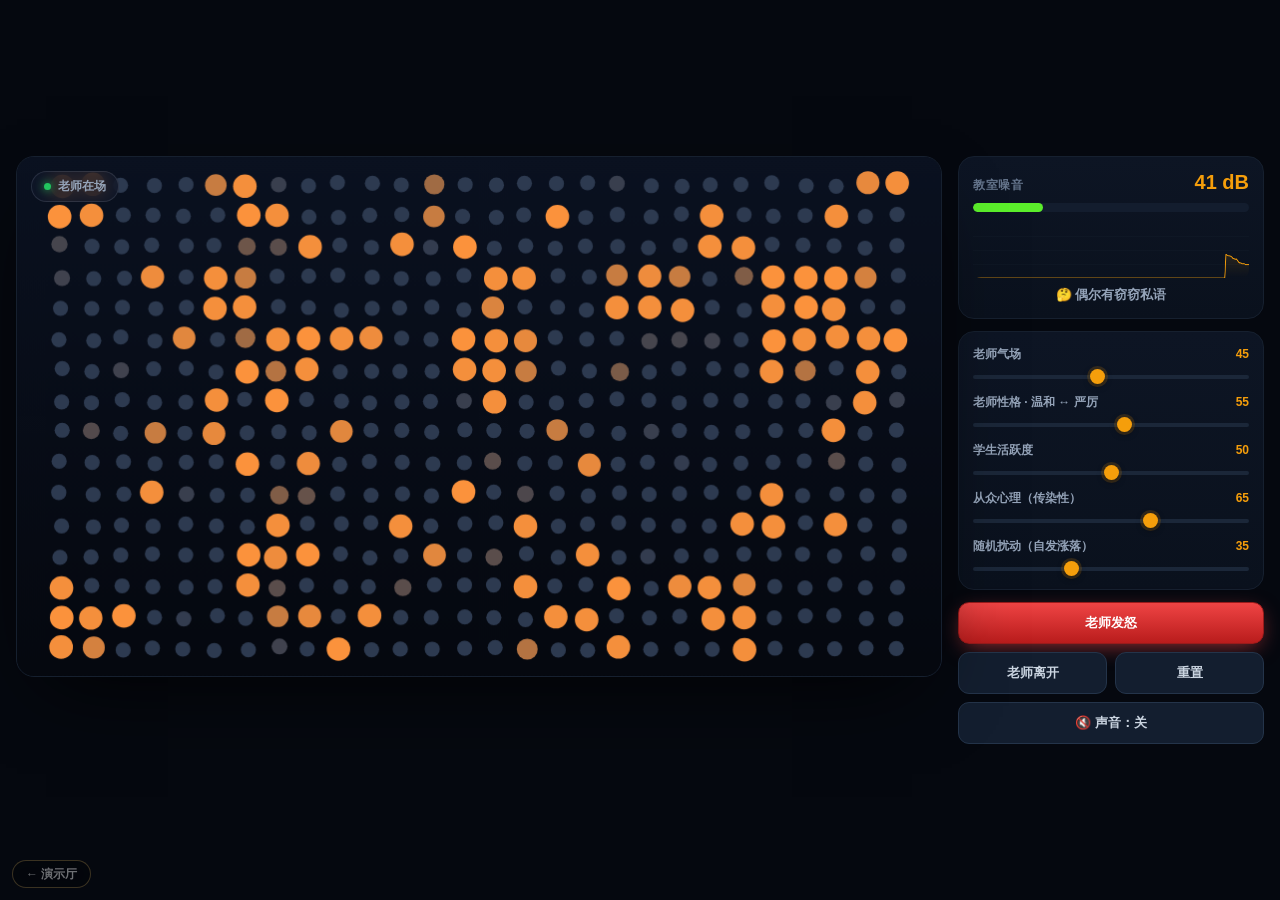
<file: demos/study-noise/index.html>
<!DOCTYPE html>
<html lang="zh-CN">
<head>
<meta charset="UTF-8">
<meta name="viewport" content="width=device-width,initial-scale=1">
<title>自习课噪音模拟器</title>
<style>
  *{box-sizing:border-box;margin:0;padding:0}
  body{
    font-family:-apple-system,BlinkMacSystemFont,"PingFang SC","Microsoft YaHei",sans-serif;
    background:#05080f;color:#e2e8f0;min-height:100vh;
    display:flex;align-items:center;justify-content:center;padding:16px;
  }
  .wrap{width:100%;max-width:1300px;display:grid;grid-template-columns:1fr 306px;gap:16px}
  @media(max-width:880px){.wrap{grid-template-columns:1fr}}

  .stage{
    position:relative;border-radius:18px;overflow:hidden;
    background:#080d18;border:1px solid #16202f;
    aspect-ratio:16/9;
    box-shadow:0 30px 80px -30px rgba(0,0,0,.9), inset 0 0 0 1px rgba(255,255,255,.02);
  }
  canvas#scene{width:100%;height:100%;display:block}

  .badge{
    position:absolute;top:14px;left:14px;
    display:flex;align-items:center;gap:7px;
    padding:6px 12px;border-radius:999px;
    background:rgba(15,23,42,.75);backdrop-filter:blur(10px);
    border:1px solid rgba(148,163,184,.18);
    font-size:12px;font-weight:600;color:#94a3b8;
    transition:.3s;
  }
  .badge .dot{width:7px;height:7px;border-radius:50%;background:#22c55e;box-shadow:0 0 8px #22c55e;transition:.3s}
  .badge.away .dot{background:#64748b;box-shadow:none}
  .badge.away{color:#64748b}

  .flash{
    position:absolute;inset:0;pointer-events:none;opacity:0;
    background:radial-gradient(ellipse at 50% -10%, rgba(239,68,68,.85), rgba(239,68,68,.25) 45%, transparent 70%);
  }

  .panel{display:flex;flex-direction:column;gap:12px}
  .card{
    background:linear-gradient(180deg,#0d1524,#0a111d);
    border:1px solid #16202f;border-radius:16px;padding:14px;
  }

  .meter-head{display:flex;justify-content:space-between;align-items:baseline;margin-bottom:9px}
  .meter-head .label{font-size:12px;color:#64748b;font-weight:600;letter-spacing:.5px}
  .meter-head .db{font-size:20px;font-weight:800;font-variant-numeric:tabular-nums;color:#f59e0b}
  .meter{height:9px;background:#131d2e;border-radius:6px;overflow:hidden}
  .meter-fill{height:100%;width:0%;border-radius:6px;background:#22c55e;transition:width .08s linear}
  #graph{width:100%;height:auto;display:block;margin-top:10px;border-radius:8px}
  .status{
    margin-top:8px;font-size:13px;font-weight:600;color:#94a3b8;
    text-align:center;transition:color .3s;
  }
  .status.sudden{color:#fbbf24;animation:pulse .6s ease-in-out 2}
  @keyframes pulse{50%{opacity:.45}}

  .row{display:flex;justify-content:space-between;align-items:baseline;margin-bottom:2px}
  .row label{font-size:12px;color:#94a3b8;font-weight:600}
  .row .val{font-size:12px;color:#f59e0b;font-weight:700;font-variant-numeric:tabular-nums}

  input[type=range]{
    -webkit-appearance:none;appearance:none;width:100%;height:4px;
    border-radius:3px;background:#1b2739;outline:none;margin:9px 0 15px;cursor:pointer;
  }
  input[type=range]::-webkit-slider-thumb{
    -webkit-appearance:none;width:15px;height:15px;border-radius:50%;
    background:#f59e0b;cursor:pointer;
    box-shadow:0 0 0 3px rgba(245,158,11,.16),0 2px 6px rgba(0,0,0,.5);
    transition:box-shadow .15s;
  }
  input[type=range]::-webkit-slider-thumb:hover{box-shadow:0 0 0 6px rgba(245,158,11,.22),0 2px 6px rgba(0,0,0,.5)}
  input[type=range]::-moz-range-thumb{
    width:15px;height:15px;border:none;border-radius:50%;background:#f59e0b;cursor:pointer;
  }
  .card input[type=range]:last-child{margin-bottom:0}

  .btns{display:grid;grid-template-columns:1fr 1fr;gap:8px}
  .btn{
    padding:11px 10px;border-radius:11px;border:1px solid #24344a;
    background:#131e2f;color:#cbd5e1;font-size:13px;font-weight:700;
    cursor:pointer;transition:.15s;font-family:inherit;
  }
  .btn:hover{background:#1b2a40;border-color:#33475f}
  .btn:active{transform:scale(.97)}
  .btn.danger{
    grid-column:1/-1;
    background:linear-gradient(180deg,#ef4444,#b91c1c);
    border-color:#991b1b;color:#fff;
    box-shadow:0 6px 22px -6px rgba(239,68,68,.7);
  }
  .btn.danger:hover{background:linear-gradient(180deg,#f87171,#dc2626)}
  .btn.danger:disabled{opacity:.4;cursor:not-allowed;box-shadow:none;transform:none}
  .btn.wide{grid-column:1/-1}
</style>
</head>
<body>
<div class="wrap">
  <div class="stage" id="stage">
    <canvas id="scene"></canvas>
    <div class="badge" id="badge"><span class="dot"></span><span id="badgeText">老师在场</span></div>
    <div class="flash" id="flash"></div>
  </div>

  <aside class="panel">
    <div class="card">
      <div class="meter-head">
        <span class="label">教室噪音</span>
        <span class="db" id="dbVal">-- dB</span>
      </div>
      <div class="meter"><div class="meter-fill" id="meterFill"></div></div>
      <canvas id="graph" width="600" height="120"></canvas>
      <div class="status" id="status">正在初始化…</div>
    </div>

    <div class="card">
      <div class="row"><label>老师气场</label><span class="val" id="val-aura">45</span></div>
      <input type="range" id="aura" min="0" max="100" value="45">

      <div class="row"><label>老师性格 · 温和 ↔ 严厉</label><span class="val" id="val-strict">55</span></div>
      <input type="range" id="strict" min="0" max="100" value="55">

      <div class="row"><label>学生活跃度</label><span class="val" id="val-activity">50</span></div>
      <input type="range" id="activity" min="0" max="100" value="50">

      <div class="row"><label>从众心理（传染性）</label><span class="val" id="val-social">65</span></div>
      <input type="range" id="social" min="0" max="100" value="65">

      <div class="row"><label>随机扰动（自发涨落）</label><span class="val" id="val-noise">35</span></div>
      <input type="range" id="noise" min="0" max="100" value="35">
    </div>

    <div class="btns">
      <button class="btn danger" id="btnAnger">老师发怒</button>
      <button class="btn" id="btnLeave">老师离开</button>
      <button class="btn" id="btnReset">重置</button>
      <button class="btn wide" id="btnSound">🔇 声音：关</button>
    </div>
  </aside>
</div>

<script>
(function () {
'use strict';

/* ============ 基础常量 ============ */
const COLS = 28, ROWS = 16, N = COLS * ROWS;
const FLIP_RATE = 2.5;          // 状态翻转速率
const HIST_LEN  = 240;          // 噪音曲线缓存长度

/* ============ 学生状态 ============ */
const state  = new Float32Array(N);   // 0 = 安静, 1 = 说话
const visual = new Float32Array(N);   // 平滑后的视觉值
const trait  = new Float32Array(N);   // 个人外向度
const offX   = new Float32Array(N);
const offY   = new Float32Array(N);
const order  = new Uint16Array(N);

for (let i = 0; i < N; i++) {
  trait[i]  = Math.random();
  state[i]  = Math.random() < 0.45 ? 1 : 0;
  visual[i] = state[i];
  offX[i]   = (Math.random() - 0.5) * 0.14;
  offY[i]   = (Math.random() - 0.5) * 0.14;
  order[i]  = i;
}

/* ============ 参数 ============ */
const params = {
  aura: 45,
  strict: 55,
  activity: 50,
  social: 65,
  noise: 35,
  teacherPresent: true
};

let anger = 0;          // 怒气脉冲 0~2.2
let cooldown = 0;
let talkingCount = 0;
let paused = false;

/* ============ DOM ============ */
const stage     = document.getElementById('stage');
const canvas    = document.getElementById('scene');
const ctx       = canvas.getContext('2d');
const flashEl   = document.getElementById('flash');
const badge     = document.getElementById('badge');
const badgeText = document.getElementById('badgeText');
const dbVal     = document.getElementById('dbVal');
const meterFill = document.getElementById('meterFill');
const statusEl  = document.getElementById('status');
const gcanvas   = document.getElementById('graph');
const gctx      = gcanvas.getContext('2d');

/* ============ 布局 ============ */
let W = 800, H = 450, CELL = 24, OX = 0, OY = 0, RAD = 8;

function resize() {
  const rect = stage.getBoundingClientRect();
  if (rect.width < 10 || rect.height < 10) return;
  const dpr = Math.min(window.devicePixelRatio || 1, 2);
  W = rect.width; H = rect.height;
  canvas.width  = Math.round(W * dpr);
  canvas.height = Math.round(H * dpr);
  ctx.setTransform(dpr, 0, 0, dpr, 0, 0);

  const pad = 12;
  CELL = Math.min((W - pad * 2) / COLS, (H - pad * 2) / ROWS);
  OX = (W - CELL * COLS) / 2;
  OY = (H - CELL * ROWS) / 2;
  RAD = CELL * 0.34;
}
new ResizeObserver(resize).observe(stage);
resize();

/* ============ 颜色缓存 ============ */
const LEVELS = 32;
const COLORS = [];
for (let i = 0; i <= LEVELS; i++) {
  const v = i / LEVELS;
  COLORS.push('rgb(' + ((45 + v * 206) | 0) + ',' +
                       ((58 + v * 88)  | 0) + ',' +
                       ((80 - v * 20)  | 0) + ')');
}

/* ============ 洗牌 ============ */
function shuffle() {
  for (let i = N - 1; i > 0; i--) {
    const j = (Math.random() * (i + 1)) | 0;
    const t = order[i]; order[i] = order[j]; order[j] = t;
  }
}

/* ============ 核心模拟 ============ */
function simulate(dt) {
  const aura   = params.teacherPresent ? params.aura / 100 : 0;
  const strict = params.strict / 100;

  const socialW = params.social / 100 * 3.2;
  const actW    = params.activity / 100 * 2.4 - 0.8;
  const noiseW  = params.noise / 100 * 2.8;

  // 老师压制场
  const suppress = aura * (1.0 + strict * 2.0) + anger * (1.5 + strict * 1.5);

  const rate = FLIP_RATE * dt;
  let talking = 0;

  shuffle();

  for (let k = 0; k < N; k++) {
    const i = order[k];
    const r = (i / COLS) | 0;
    const c = i - r * COLS;

    // 邻居平均
    let sum = 0, cnt = 0;
    const r0 = r > 0 ? -1 : 0, r1 = r < ROWS - 1 ? 1 : 0;
    const c0 = c > 0 ? -1 : 0, c1 = c < COLS - 1 ? 1 : 0;
    for (let dr = r0; dr <= r1; dr++) {
      const base = (r + dr) * COLS;
      for (let dc = c0; dc <= c1; dc++) {
        if (dr === 0 && dc === 0) continue;
        sum += state[base + c + dc];
        cnt++;
      }
    }
    const nb = sum / cnt;

    const field =
      socialW * (2 * nb - 1) +
      1.1 * (2 * trait[i] - 1) +
      actW - suppress +
      (Math.random() * 2 - 1) * noiseW;

    const p = 1 / (1 + Math.exp(-field));

    if (state[i] > 0.5) {
      if (Math.random() < (1 - p) * rate) state[i] = 0;
    } else {
      if (Math.random() < p * rate) state[i] = 1;
    }
    if (state[i] > 0.5) talking++;
  }

  talkingCount = talking;
}

/* ============ 绘制 ============ */
function render() {
  // 背景
  const bg = ctx.createLinearGradient(0, 0, 0, H);
  bg.addColorStop(0, '#0a1120');
  bg.addColorStop(1, '#05080f');
  ctx.fillStyle = bg;
  ctx.fillRect(0, 0, W, H);

  for (let r = 0; r < ROWS; r++) {
    const base = r * COLS;
    const cy0 = OY + (r + 0.5) * CELL;
    for (let c = 0; c < COLS; c++) {
      const i = base + c;
      const v = visual[i];
      ctx.fillStyle = COLORS[(v * LEVELS) | 0];
      const cx = OX + (c + 0.5) * CELL + offX[i] * CELL;
      const cy = cy0 + offY[i] * CELL;
      const rr = RAD * (0.72 + 0.4 * v);
      ctx.beginPath();
      ctx.arc(cx, cy, rr, 0, 6.2832);
      ctx.fill();
    }
  }
}

/* ============ 噪音曲线 ============ */
const hist = new Float32Array(HIST_LEN);
let histHead = 0;

function drawGraph() {
  const w = gcanvas.width, h = gcanvas.height;
  gctx.clearRect(0, 0, w, h);

  // 网格
  gctx.strokeStyle = 'rgba(148,163,184,0.07)';
  gctx.lineWidth = 1;
  for (let i = 1; i < 4; i++) {
    const y = Math.round((h / 4) * i) + 0.5;
    gctx.beginPath(); gctx.moveTo(0, y); gctx.lineTo(w, y); gctx.stroke();
  }

  // 面积
  gctx.beginPath();
  gctx.moveTo(0, h);
  for (let i = 0; i < HIST_LEN; i++) {
    const v = hist[(histHead + i) % HIST_LEN];
    gctx.lineTo((i / (HIST_LEN - 1)) * w, h - v * h * 0.95);
  }
  gctx.lineTo(w, h);
  gctx.closePath();
  const grad = gctx.createLinearGradient(0, 0, 0, h);
  grad.addColorStop(0, 'rgba(245,158,11,0.30)');
  grad.addColorStop(1, 'rgba(245,158,11,0)');
  gctx.fillStyle = grad;
  gctx.fill();

  // 线
  gctx.beginPath();
  for (let i = 0; i < HIST_LEN; i++) {
    const v = hist[(histHead + i) % HIST_LEN];
    const x = (i / (HIST_LEN - 1)) * w;
    const y = h - v * h * 0.95;
    i ? gctx.lineTo(x, y) : gctx.moveTo(x, y);
  }
  gctx.strokeStyle = '#f59e0b';
  gctx.lineWidth = 2;
  gctx.lineJoin = 'round';
  gctx.stroke();
}

/* ============ 状态文本 ============ */
function statusText(l) {
  if (l < 0.05) return '🤫 鸦雀无声';
  if (l < 0.18) return '😐 很安静，只有零星翻书声';
  if (l < 0.35) return '🤔 偶尔有窃窃私语';
  if (l < 0.55) return '💬 有些嘈杂了';
  if (l < 0.75) return '🗣️ 挺吵的';
  return '🔥 教室炸锅了';
}

let uiAccum = 0;
let suddenTimer = 0;
let prevLevel = 0;
let levelSnapshot = 0, snapshotTimer = 0;

function updateUI(dt) {
  uiAccum += dt;
  if (uiAccum < 0.05) return;
  const step = uiAccum;
  uiAccum = 0;

  const level = talkingCount / N;

  // 写入曲线
  hist[histHead] = level;
  histHead = (histHead + 1) % HIST_LEN;
  drawGraph();

  // 分贝与进度条
  const db = 30 + level * 42;
  dbVal.textContent = Math.round(db) + ' dB';
  meterFill.style.width = (level * 100).toFixed(1) + '%';
  meterFill.style.background = 'hsl(' + (140 - level * 140).toFixed(0) + ',85%,55%)';

  // 突然安静检测
  snapshotTimer += step;
  if (snapshotTimer >= 0.45) {
    if (suddenTimer <= 0 && levelSnapshot - level > 0.28 && level < 0.5) {
      suddenTimer = 2.2;
      statusEl.textContent = '😳 教室突然安静了…';
      statusEl.classList.add('sudden');
    }
    levelSnapshot = level;
    snapshotTimer = 0;
  }

  if (suddenTimer > 0) {
    suddenTimer -= step;
    if (suddenTimer <= 0) {
      statusEl.textContent = statusText(level);
      statusEl.classList.remove('sudden');
    }
  } else {
    statusEl.textContent = statusText(level);
    if (statusEl.classList.contains('sudden')) statusEl.classList.remove('sudden');
  }

  prevLevel = level;

  // 声音
  if (audio.on && audio.gain) {
    audio.gain.gain.setTargetAtTime(level * 0.14, audio.ctx.currentTime, 0.09);
  }
}

/* ============ 主循环 ============ */
let prevTime = performance.now();

function frame(now) {
  let dt = (now - prevTime) / 1000;
  prevTime = now;
  if (dt > 0.05) dt = 0.05;
  if (dt < 0) dt = 0;

  if (!paused) {
    simulate(dt);

    const strict = params.strict / 100;
    const decay = 1.1 - strict * 0.6;   // 严厉的老师怒气持续更久
    anger = Math.max(0, anger - decay * dt);
    cooldown = Math.max(0, cooldown - dt);

    if (cooldown <= 0) btnAnger.disabled = false;
  }

  const k = Math.min(1, dt * 14);
  for (let i = 0; i < N; i++) {
    visual[i] += ((state[i] > 0.5 ? 1 : 0) - visual[i]) * k;
  }

  render();
  updateUI(dt);
  requestAnimationFrame(frame);
}

/* ============ 音频 ============ */
const audio = { ctx: null, gain: null, on: false };

function initAudio() {
  const AC = window.AudioContext || window.webkitAudioContext;
  if (!AC) return;
  audio.ctx = new AC();

  const len = audio.ctx.sampleRate * 2;
  const buf = audio.ctx.createBuffer(1, len, audio.ctx.sampleRate);
  const data = buf.getChannelData(0);
  for (let i = 0; i < len; i++) data[i] = Math.random() * 2 - 1;

  const src = audio.ctx.createBufferSource();
  src.buffer = buf;
  src.loop = true;

  const filter = audio.ctx.createBiquadFilter();
  filter.type = 'bandpass';
  filter.frequency.value = 620;
  filter.Q.value = 0.7;

  audio.gain = audio.ctx.createGain();
  audio.gain.gain.value = 0;

  src.connect(filter).connect(audio.gain).connect(audio.ctx.destination);
  src.start();
}

/* ============ 交互 ============ */
const btnAnger  = document.getElementById('btnAnger');
const btnLeave  = document.getElementById('btnLeave');
const btnReset  = document.getElementById('btnReset');
const btnSound  = document.getElementById('btnSound');

// 滑块
[['aura','aura'],['strict','strict'],['activity','activity'],['social','social'],['noise','noise']]
.forEach(function (pair) {
  const el = document.getElementById(pair[0]);
  const out = document.getElementById('val-' + pair[0]);
  out.textContent = el.value;
  el.addEventListener('input', function () {
    params[pair[1]] = +el.value;
    out.textContent = el.value;
  });
});

// 老师发怒
btnAnger.addEventListener('click', function () {
  if (cooldown > 0) return;
  anger = Math.min(2.4, anger + 2.1);
  cooldown = 1.2;
  btnAnger.disabled = true;

  // 闪光
  flashEl.style.transition = 'none';
  flashEl.style.opacity = '0.9';
  requestAnimationFrame(function () {
    flashEl.style.transition = 'opacity .7s ease-out';
    flashEl.style.opacity = '0';
  });

  statusEl.textContent = '😠 老师发怒了！全班瞬间安静…';
  statusEl.classList.add('sudden');
  suddenTimer = 2.0;

  // 检查老师是否在场
  if (!params.teacherPresent) {
    statusEl.textContent = '（老师不在教室，没人理他…）';
  }
});

// 老师离开 / 回来
btnLeave.addEventListener('click', function () {
  params.teacherPresent = !params.teacherPresent;
  if (params.teacherPresent) {
    btnLeave.textContent = '老师离开';
    badgeText.textContent = '老师在场';
    badge.classList.remove('away');
  } else {
    btnLeave.textContent = '老师回来';
    badgeText.textContent = '老师不在';
    badge.classList.add('away');
  }
});

// 重置
btnReset.addEventListener('click', function () {
  for (let i = 0; i < N; i++) {
    trait[i]  = Math.random();
    state[i]  = Math.random() < 0.45 ? 1 : 0;
    visual[i] = state[i];
  }
  anger = 0;
  cooldown = 0;
  btnAnger.disabled = false;
  hist.fill(0);
  histHead = 0;
  levelSnapshot = 0;
  snapshotTimer = 0;
  suddenTimer = 0;
  statusEl.textContent = '正在上课…';
  statusEl.classList.remove('sudden');
});

// 声音
btnSound.addEventListener('click', function () {
  if (!audio.ctx) initAudio();
  if (!audio.ctx) return;

  audio.on = !audio.on;
  if (audio.ctx.state === 'suspended') audio.ctx.resume();

  if (audio.on) {
    btnSound.textContent = '🔊 声音：开';
  } else {
    btnSound.textContent = '🔇 声音：关';
    audio.gain.gain.setTargetAtTime(0, audio.ctx.currentTime, 0.05);
  }
});

/* ============ 启动 ============ */
requestAnimationFrame(frame);

})();
</script>

<!-- ↓↓↓ 演示厅 SDK：独立访问时提供「返回演示厅」入口；被演示厅内嵌（iframe）时自动隐藏 -->
<a id="wb-back" href="../../" title="返回演示厅">← 演示厅</a>
<script>
/* 演示厅 SDK：href 由自身路径反推，换挂载点（/WebDemos/、/demo/…）或改层级都不用动这里。
   演示固定放在 <演示厅根>/demos/<slug>/ 下，所以砍掉这段尾巴就是演示厅根。 */
(function () {
  var a = document.getElementById('wb-back');
  if (!a) return;
  if (window.self !== window.top) { a.parentNode.removeChild(a); return; }
  var hall = location.pathname.replace(/demos\/[^/]+\/.*$/, '');
  if (hall && hall !== location.pathname) a.href = hall;
})();
</script>
<style>
#wb-back{position:fixed;left:12px;bottom:12px;z-index:2147483000;display:inline-flex;align-items:center;
  padding:6px 13px;border-radius:999px;text-decoration:none;color:#fff;opacity:.42;
  font:600 12px/1.2 -apple-system,BlinkMacSystemFont,"PingFang SC","Microsoft YaHei",Arial,sans-serif;
  background:rgba(0,0,0,.5);border:1px solid rgba(223,182,95,.6);
  -webkit-backdrop-filter:blur(6px);backdrop-filter:blur(6px);
  transition:opacity .25s ease,transform .25s ease}
#wb-back:hover{opacity:1;transform:translateY(-1px)}
</style>
<!-- ↑↑↑ 演示厅 SDK 结束 -->
</body>
</html>
</file>
